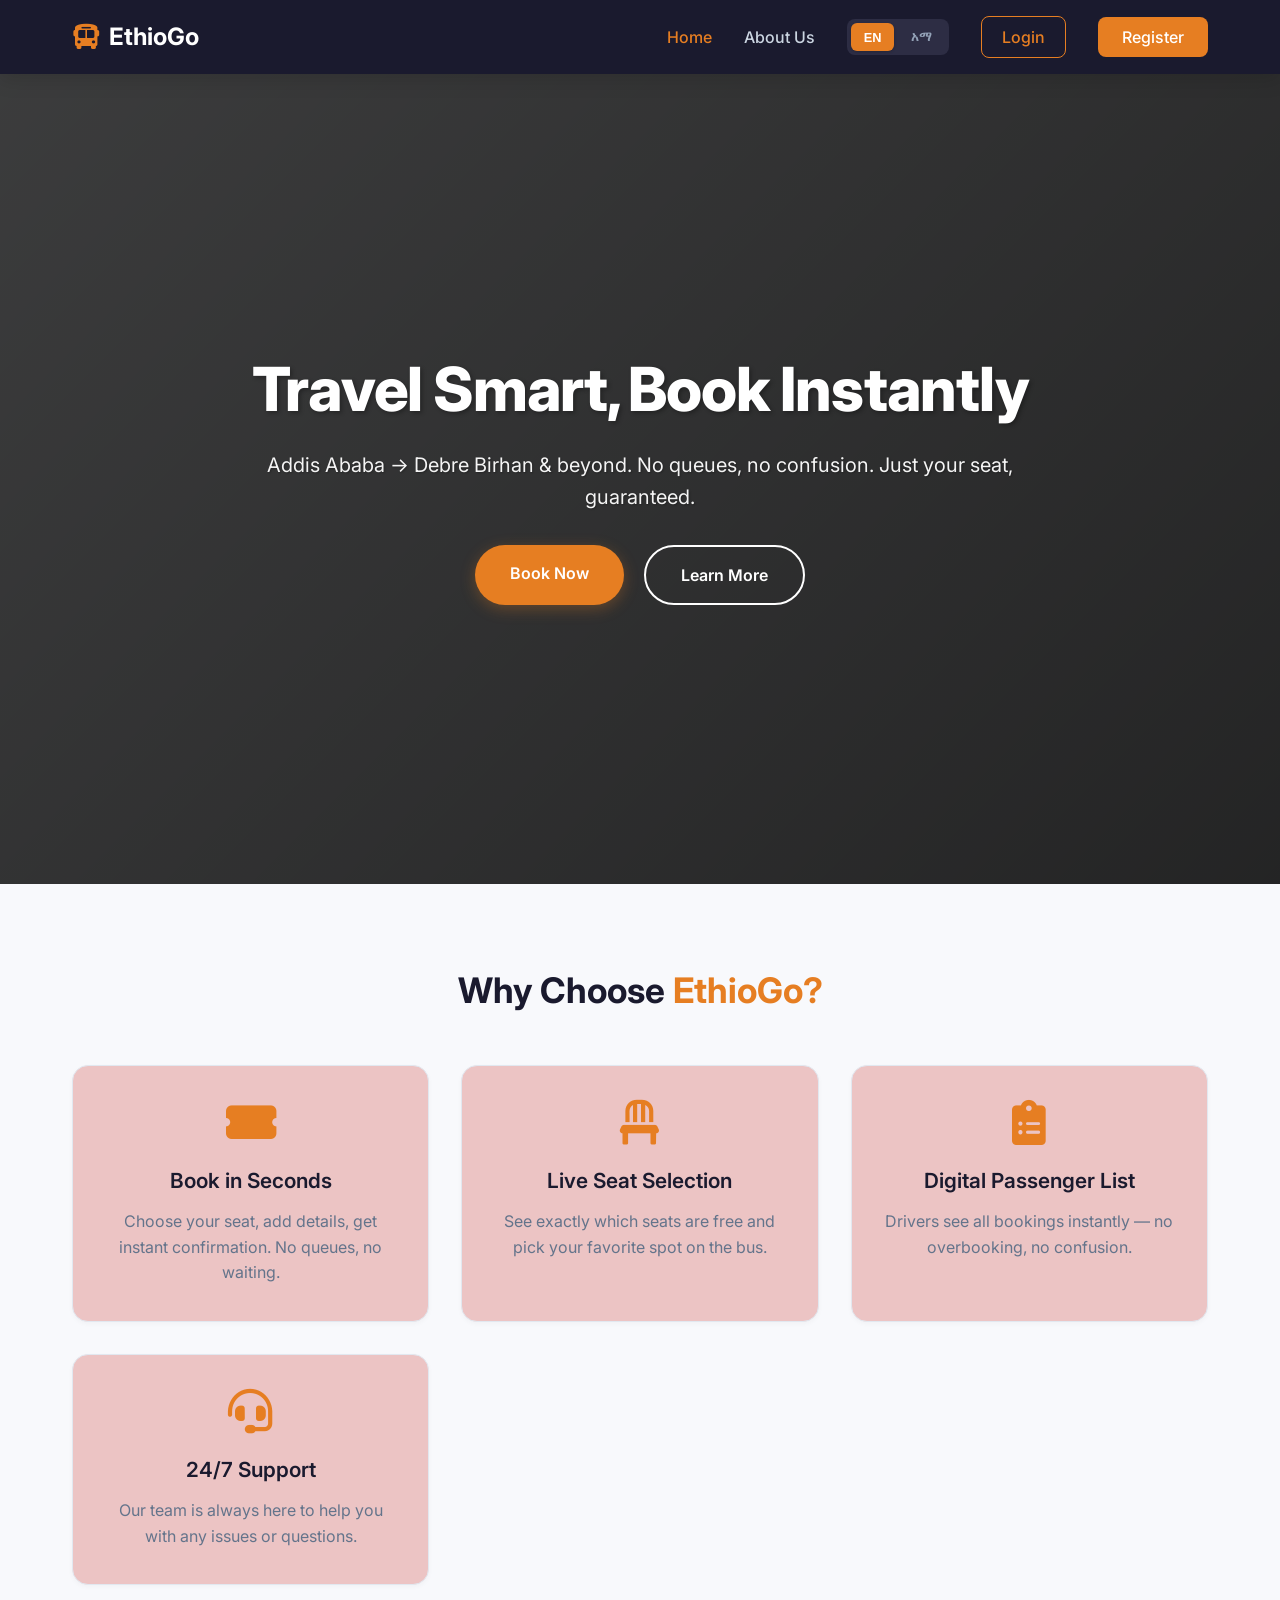
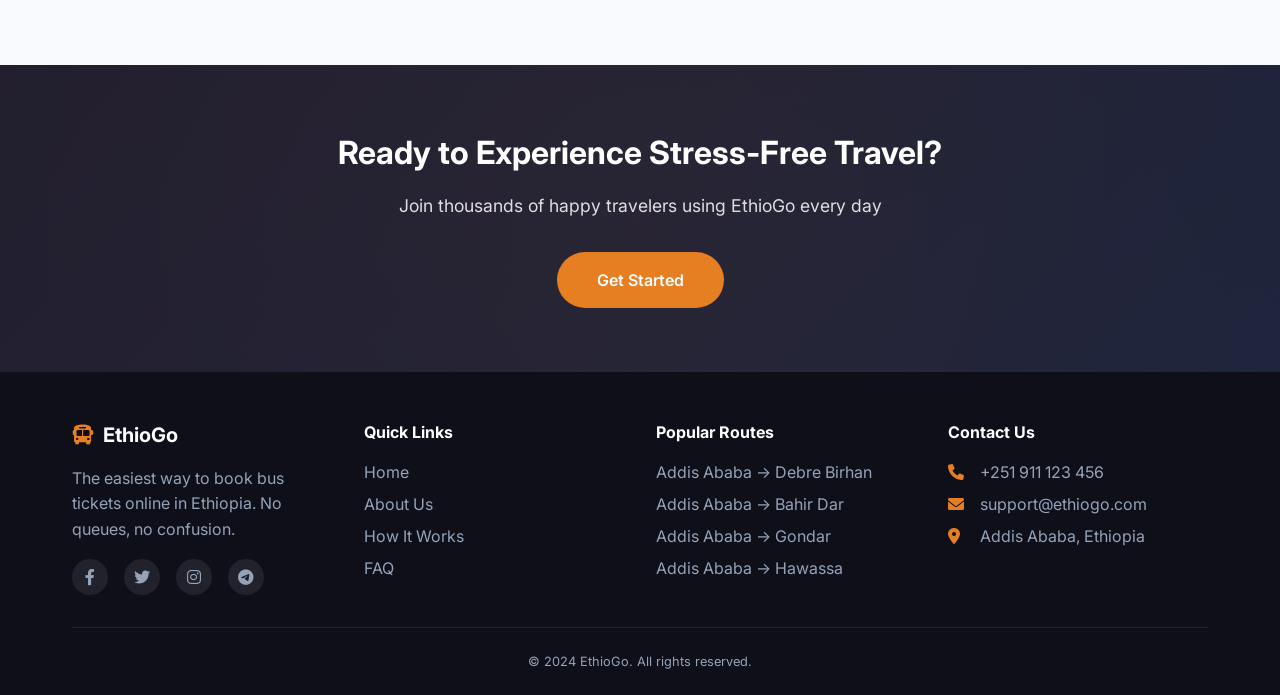
<file: index.html>
<!DOCTYPE html>
<html lang="en">
<head>
    <meta charset="UTF-8">
    <meta name="viewport" content="width=device-width, initial-scale=1.0">
    <title>EthioGo - Book Bus Tickets Online | Addis Ababa to Debre Birhan</title>
    <link href="https://fonts.googleapis.com/css2?family=Inter:wght@300;400;500;600;700;800&display=swap" rel="stylesheet">
    <link rel="stylesheet" href="https://cdnjs.cloudflare.com/ajax/libs/font-awesome/6.0.0-beta3/css/all.min.css">
    <link rel="stylesheet" href="css/main.css">
    <link rel="stylesheet" href="css/index.css">
</head>
<body>
    <!-- Header placeholder -->
    <div id="header-placeholder"></div>

    <main>
        <!-- Hero Section -->
        <section class="hero">
            <div class="hero-content">
                <h1 data-key="hero_title">Travel Smart, Book Instantly</h1>
                <p data-key="hero_subtitle">Addis Ababa → Debre Birhan & beyond. No queues, no confusion. Just your seat, guaranteed.</p>
                <div class="hero-buttons">
                    <a href="login.html" class="btn-hero-primary" id="bookNowBtn" data-key="hero_btn_book">Book Now →</a>
                    <a href="about.html" class="btn-hero-outline" id="learnMoreBtn" data-key="hero_btn_learn">Learn More</a>
                </div>
            </div>
        </section>

        <!-- Features Section -->
        <section class="features">
            <div class="container">
                <h2 class="section-title">
                    <span data-key="feature_title">Why Choose</span> 
                    <span data-key="feature_title_highlight">EthioGo?</span>
                </h2>
                <div class="feature-grid">
                    <div class="feature-card">
                        <i class="fas fa-ticket-alt"></i>
                        <h3 data-key="feature1_title">Book in Seconds</h3>
                        <p data-key="feature1_desc">Choose your seat, add details, get instant confirmation. No queues, no waiting.</p>
                    </div>
                    <div class="feature-card">
                        <i class="fas fa-chair"></i>
                        <h3 data-key="feature2_title">Live Seat Selection</h3>
                        <p data-key="feature2_desc">See exactly which seats are free and pick your favorite spot on the bus.</p>
                    </div>
                    <div class="feature-card">
                        <i class="fas fa-clipboard-list"></i>
                        <h3 data-key="feature3_title">Digital Passenger List</h3>
                        <p data-key="feature3_desc">Drivers see all bookings instantly — no overbooking, no confusion.</p>
                    </div>
                    <div class="feature-card">
                        <i class="fas fa-headset"></i>
                        <h3 data-key="feature4_title">24/7 Support</h3>
                        <p data-key="feature4_desc">Our team is always here to help you with any issues or questions.</p>
                    </div>
                </div>
            </div>
        </section>

        <!-- CTA Section -->
        <section class="cta-section">
            <div class="container">
                <h2 data-key="cta_title">Ready to Experience Stress-Free Travel?</h2>
                <p data-key="cta_subtitle">Join thousands of happy travelers using EthioGo every day</p>
                <a href="login.html" class="btn-primary" id="getStartedBtn" data-key="cta_btn">Get Started →</a>
            </div>
        </section>
    </main>

    <!-- Footer placeholder -->
    <div id="footer-placeholder"></div>

    <script src="js/translations.js"></script>
    <script src="js/main.js"></script>
    <script src="js/index.js"></script>
</body>
</html>
</file>
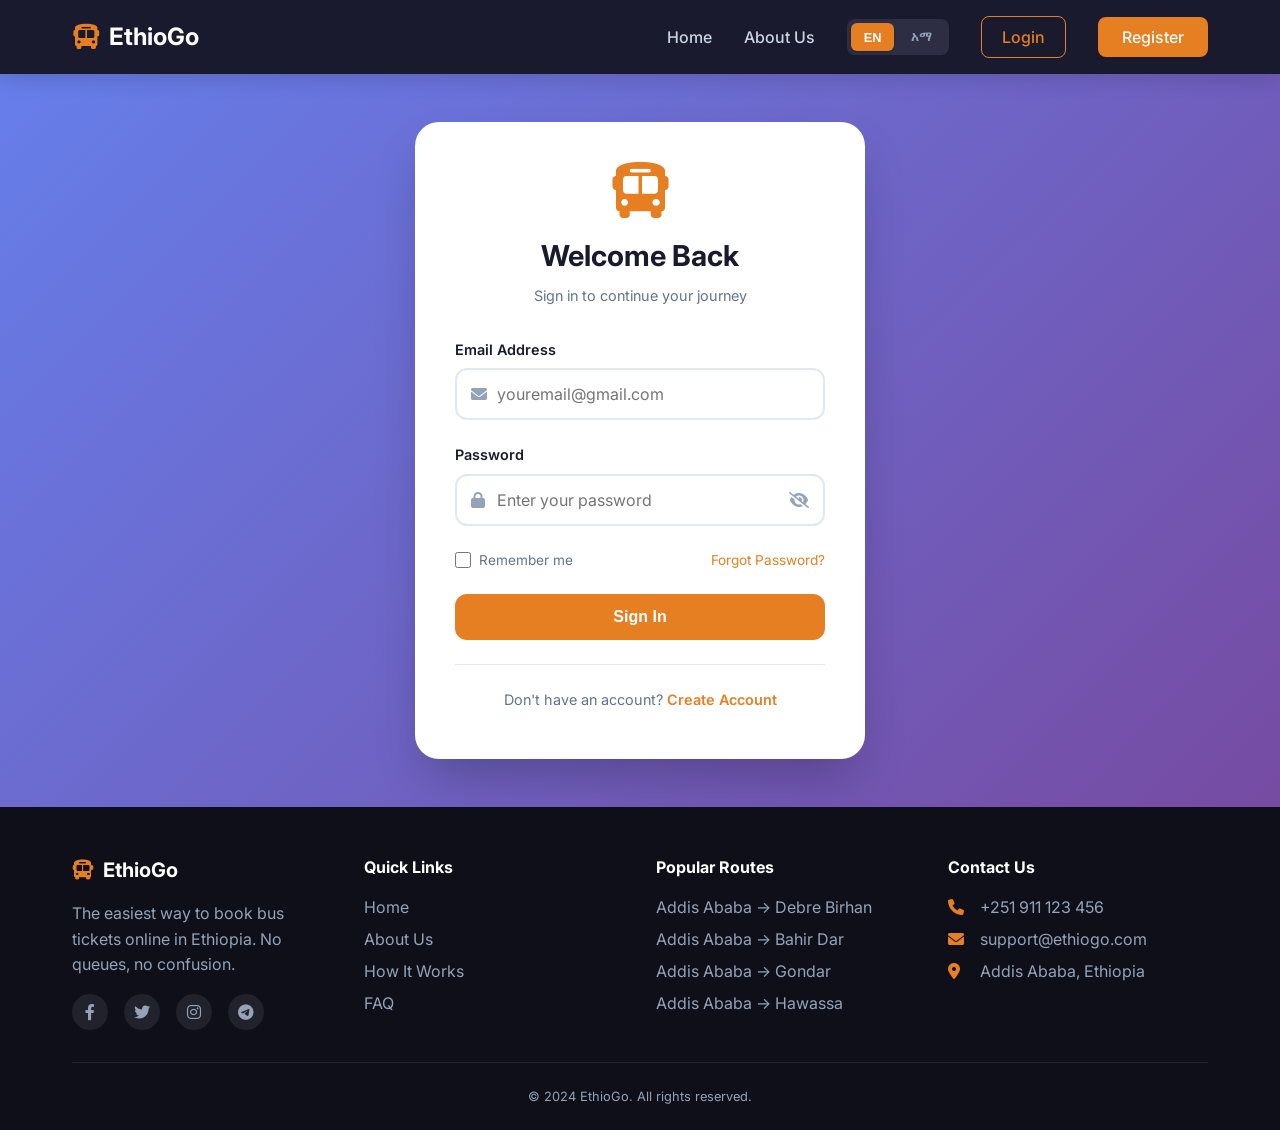
<file: login.html>
<!DOCTYPE html>
<html lang="en">
<head>
    <meta charset="UTF-8">
    <meta name="viewport" content="width=device-width, initial-scale=1.0">
    <title>Login - EthioGo | Sign In</title>
    <link href="https://fonts.googleapis.com/css2?family=Inter:wght@300;400;500;600;700;800&display=swap" rel="stylesheet">
    <link rel="stylesheet" href="https://cdnjs.cloudflare.com/ajax/libs/font-awesome/6.0.0-beta3/css/all.min.css">
    <link rel="stylesheet" href="css/main.css">
    <link rel="stylesheet" href="css/login.css">
    
</head>
<body>
    <!-- Header placeholder -->
    <div id="header-placeholder"></div>
    
    <!-- Login Wrapper -->
    <div class="login-wrapper">
        <div class="login-card">
            <div class="login-header">
                <i class="fas fa-bus"></i>
                <h2>Welcome Back</h2>
                <p>Sign in to continue your journey</p>
            </div>
            
            <div id="alertMessage" style="display: none;"></div>
            
            <form id="loginForm">
                <div class="form-group">
                    <label>Email Address</label>
                    <div class="input-wrapper">
                        <i class="fas fa-envelope input-icon"></i>
                        <input type="email" id="email" placeholder="youremail@gmail.com" required>
                    </div>
                </div>
                
                <div class="form-group">
                    <label>Password</label>
                    <div class="input-wrapper">
                        <i class="fas fa-lock input-icon"></i>
                        <input type="password" id="password" placeholder="Enter your password" required>
                        <i class="fas fa-eye-slash password-toggle" id="togglePassword"></i>
                    </div>
                </div>
                
                <div class="form-options">
                    <label class="checkbox-label">
                        <input type="checkbox" id="rememberMe"> Remember me
                    </label>
                    <a href="#" class="forgot-link">Forgot Password?</a>
                </div>
                
                <button type="submit" class="login-btn">Sign In</button>
                
                <div class="register-link">
                    <p>Don't have an account? <a href="register.html">Create Account</a></p>
                </div>
            </form>
        </div>
    </div>
    
    <!-- Footer placeholder -->
    <div id="footer-placeholder"></div>
    
    <script src="js/main.js"></script>
    <script src="js/translations.js"></script>
    <script src="js/login.js"></script>
</body>
</html>
</file>
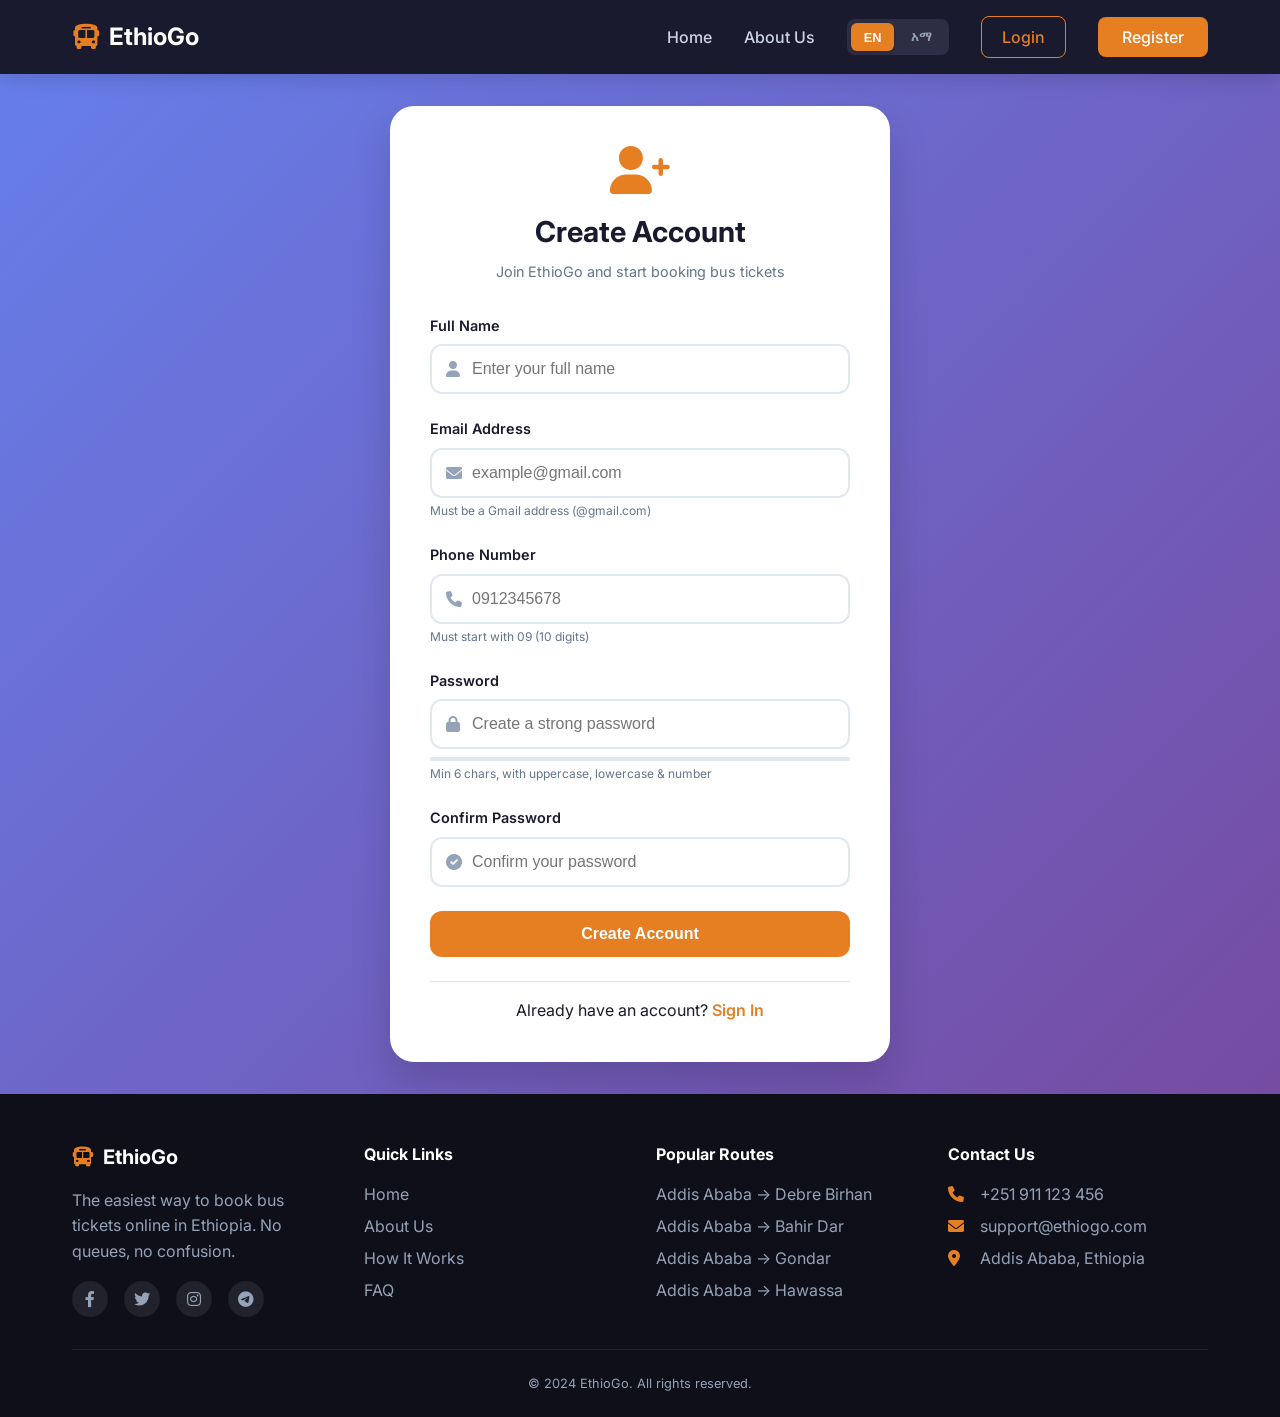
<file: register.html>
<!DOCTYPE html>
<html lang="en">
<head>
    <meta charset="UTF-8">
    <meta name="viewport" content="width=device-width, initial-scale=1.0">
    <title>Register - EthioGo | Create Account</title>
    <link href="https://fonts.googleapis.com/css2?family=Inter:wght@300;400;500;600;700;800&display=swap" rel="stylesheet">
    <link rel="stylesheet" href="https://cdnjs.cloudflare.com/ajax/libs/font-awesome/6.0.0-beta3/css/all.min.css">
    <link rel="stylesheet" href="css/main.css">
    <link rel="stylesheet" href="css/register.css">
</head>
<body>
    <div id="header-placeholder"></div>
    
    <div class="register-container">
        <div class="register-card">
            <div class="register-header">
                <i class="fas fa-user-plus"></i>
                <h2>Create Account</h2>
                <p>Join EthioGo and start booking bus tickets</p>
            </div>
            
            <div id="alertMessage" style="display: none;"></div>
            
            <form id="registerForm">
                <div class="form-group">
                    <label>Full Name</label>
                    <div class="input-icon">
                        <i class="fas fa-user"></i>
                        <input type="text" id="fullname" placeholder="Enter your full name" required>
                    </div>
                </div>
                
                <div class="form-group">
                    <label>Email Address</label>
                    <div class="input-icon">
                        <i class="fas fa-envelope"></i>
                        <input type="email" id="email" placeholder="example@gmail.com" required>
                    </div>
                    <div class="info-text">Must be a Gmail address (@gmail.com)</div>
                </div>
                
                <div class="form-group">
                    <label>Phone Number</label>
                    <div class="input-icon">
                        <i class="fas fa-phone"></i>
                        <input type="tel" id="phone" placeholder="0912345678" required>
                    </div>
                    <div class="info-text">Must start with 09 (10 digits)</div>
                </div>
                
                <div class="form-group">
                    <label>Password</label>
                    <div class="input-icon">
                        <i class="fas fa-lock"></i>
                        <input type="password" id="password" placeholder="Create a strong password" required>
                    </div>
                    <div class="password-strength">
                        <div class="strength-bar" id="strengthBar"></div>
                    </div>
                    <div class="info-text">Min 6 chars, with uppercase, lowercase & number</div>
                </div>
                
                <div class="form-group">
                    <label>Confirm Password</label>
                    <div class="input-icon">
                        <i class="fas fa-check-circle"></i>
                        <input type="password" id="confirmPassword" placeholder="Confirm your password" required>
                    </div>
                </div>
                
                <button type="submit" class="register-btn">Create Account</button>
                
                <div class="login-link">
                    <p>Already have an account? <a href="login.html">Sign In</a></p>
                </div>
            </form>
        </div>
    </div>
    
    <div id="footer-placeholder"></div>
    
    <script src="js/main.js"></script>
    <script src="js/translations.js"></script>
    <script src="js/register.js"></script>
</body>
</html>
</file>
<file: css/main.css>
/* ========================================
   ETHIOGO - SHARED STYLES (Header & Footer)
   Professional, Darker, Elegant Colors
   ======================================== */

* {
    margin: 0;
    padding: 0;
    box-sizing: border-box;
}

body {
    font-family: 'Inter', -apple-system, BlinkMacSystemFont, 'Segoe UI', sans-serif;
    background: #f0f2f5;
    color: #1a1a2e;
    line-height: 1.5;
    min-height: 100vh;
    display: flex;
    flex-direction: column;
}

main {
    flex: 1;
}

.container {
    max-width: 1200px;
    margin: 0 auto;
    padding: 0 2rem;
}

/* ===== NAVBAR - STICKY HEADER ===== */
.navbar {
    background: #1a1a2e;
    box-shadow: 0 4px 20px rgba(0,0,0,0.15);
    position: sticky;
    top: 0;
    z-index: 1000;
    backdrop-filter: blur(0px);
}

.nav-container {
    max-width: 1200px;
    margin: 0 auto;
    padding: 1rem 2rem;
    display: flex;
    justify-content: space-between;
    align-items: center;
}

.logo {
    display: flex;
    align-items: center;
    gap: 0.5rem;
    font-size: 1.5rem;
    font-weight: 700;
    color: white;
    text-decoration: none;
}

.logo i {
    color: #e67e22;
    font-size: 1.6rem;
}

.nav-links {
    display: flex;
    align-items: center;
    gap: 2rem;
}

.nav-links a {
    text-decoration: none;
    color: #cbd5e1;
    font-weight: 500;
    transition: color 0.2s;
}

.nav-links a:hover {
    color: #e67e22;
}

.nav-links a.active {
    color: #e67e22;
}

/* Language Switcher */
.language-switcher {
    display: flex;
    gap: 0.25rem;
    background: #2d2d44;
    padding: 0.25rem;
    border-radius: 8px;
}

.lang-btn {
    padding: 0.4rem 0.8rem;
    border: none;
    background: transparent;
    border-radius: 6px;
    cursor: pointer;
    font-size: 0.8rem;
    font-weight: 600;
    transition: all 0.2s;
    color: #94a3b8;
}

.lang-btn.active {
    background: #e67e22;
    color: white;
    box-shadow: 0 1px 3px rgba(0,0,0,0.2);
}

.lang-btn:hover:not(.active) {
    background: #3d3d5c;
    color: white;
}

/* Buttons */
.btn-outline {
    border: 1.5px solid #e67e22;
    padding: 0.5rem 1.25rem;
    border-radius: 8px;
    transition: all 0.2s;
    background: transparent;
    color: #e67e22 !important;
}

.btn-outline:hover {
    background: #e67e22;
    color: white !important;
    border-color: #e67e22;
}

.btn-primary {
    background: #e67e22;
    padding: 0.5rem 1.5rem;
    border-radius: 8px;
    color: white !important;
    transition: all 0.2s;
    border: none;
}

.btn-primary:hover {
    background: #d35400;
    transform: translateY(-1px);
}

.menu-toggle {
    display: none;
    font-size: 1.5rem;
    cursor: pointer;
    color: white;
}

/* ===== FOOTER ===== */
.footer {
    background: #0f0f1a;
    color: #94a3b8;
    padding: 3rem 0 1.5rem;
    margin-top: 0;
}

.footer-grid {
    display: grid;
    grid-template-columns: repeat(auto-fit, minmax(250px, 1fr));
    gap: 2rem;
    margin-bottom: 2rem;
}

.footer-logo {
    display: flex;
    align-items: center;
    gap: 0.5rem;
    font-size: 1.25rem;
    font-weight: 700;
    color: white;
    text-decoration: none;
    margin-bottom: 1rem;
}

.footer-logo i {
    color: #e67e22;
}

.footer-col p {
    line-height: 1.6;
    margin-bottom: 1rem;
    color: #94a3b8;
}

.footer-col h4 {
    color: white;
    margin-bottom: 1rem;
    font-size: 1rem;
}

.footer-col ul {
    list-style: none;
}

.footer-col ul li {
    margin-bottom: 0.5rem;
}

.footer-col a {
    color: #94a3b8;
    text-decoration: none;
    transition: color 0.2s;
}

.footer-col a:hover {
    color: #e67e22;
}

.social-icons {
    display: flex;
    gap: 1rem;
    margin-top: 1rem;
}

.social-icons a {
    width: 36px;
    height: 36px;
    background: rgba(255,255,255,0.08);
    display: flex;
    align-items: center;
    justify-content: center;
    border-radius: 50%;
    transition: all 0.2s;
    color: #94a3b8;
}

.social-icons a:hover {
    background: #e67e22;
    color: white;
    transform: translateY(-2px);
}

.contact-list li {
    display: flex;
    align-items: center;
    gap: 0.75rem;
    margin-bottom: 0.75rem;
    color: #94a3b8;
}

.contact-list i {
    color: #e67e22;
    width: 20px;
}

.footer-bottom {
    text-align: center;
    padding-top: 1.5rem;
    border-top: 1px solid rgba(255,255,255,0.08);
    font-size: 0.8rem;
}

/* ===== RESPONSIVE ===== */
@media (max-width: 768px) {
    .menu-toggle {
        display: block;
    }
    
    .nav-links {
        display: none;
        position: absolute;
        top: 100%;
        left: 0;
        right: 0;
        background: #1a1a2e;
        flex-direction: column;
        padding: 1.5rem;
        gap: 1rem;
        box-shadow: 0 10px 20px rgba(0,0,0,0.2);
    }
    
    .nav-links.active {
        display: flex;
    }
    
    .container {
        padding: 0 1rem;
    }
    
    .footer-grid {
        grid-template-columns: 1fr;
        text-align: center;
    }
    
    .social-icons {
        justify-content: center;
    }
    
    .contact-list li {
        justify-content: center;
    }
}
</file>
<file: css/index.css>
/* ========================================
   INDEX PAGE SPECIFIC STYLES
   Professional, Darker, Elegant Colors
   ======================================== */

/* Hero Section with Bus Background - Darker Overlay */
.hero {
    position: relative;
    min-height: 90vh;
    display: flex;
    align-items: center;
    justify-content: center;
    text-align: center;
    background: linear-gradient(135deg, rgba(0,0,0,0.75), rgba(0,0,0,0.85)), 
                url('https://i.pinimg.com/1200x/eb/c0/d1/ebc0d1f2252fe7b77f4977373fe42d12.jpg');
    background-size: cover;
    background-position: center;
    background-attachment: fixed;
    color: white;
}

.hero-content {
    position: relative;
    z-index: 1;
    max-width: 850px;
    padding: 2rem;
    animation: fadeInUp 0.8s ease-out;
}

@keyframes fadeInUp {
    from {
        opacity: 0;
        transform: translateY(30px);
    }
    to {
        opacity: 1;
        transform: translateY(0);
    }
}

.hero h1 {
    font-size: 3.8rem;
    font-weight: 800;
    margin-bottom: 1.5rem;
    letter-spacing: -0.02em;
    line-height: 1.2;
    text-shadow: 2px 2px 4px rgba(0,0,0,0.3);
}

.hero p {
    font-size: 1.25rem;
    margin-bottom: 2rem;
    opacity: 0.95;
    line-height: 1.6;
    text-shadow: 1px 1px 2px rgba(0,0,0,0.3);
}

.hero-buttons {
    display: flex;
    gap: 1.2rem;
    justify-content: center;
    flex-wrap: wrap;
}

.btn-hero-primary {
    background: #e67e22;
    color: white;
    padding: 1rem 2.2rem;
    border-radius: 50px;
    text-decoration: none;
    font-weight: 600;
    transition: all 0.3s;
    display: inline-block;
    font-size: 1rem;
    box-shadow: 0 4px 15px rgba(230,126,34,0.3);
}

.btn-hero-primary:hover {
    background: #d35400;
    transform: translateY(-3px);
    box-shadow: 0 8px 25px rgba(230,126,34,0.4);
}

.btn-hero-outline {
    border: 2px solid white;
    color: white;
    padding: 1rem 2.2rem;
    border-radius: 50px;
    text-decoration: none;
    font-weight: 600;
    transition: all 0.3s;
    display: inline-block;
    background: transparent;
}

.btn-hero-outline:hover {
    background: white;
    color: #1a1a2e;
    transform: translateY(-3px);
}

/* Features Section - Darker Theme */
.features {
    padding: 5rem 0;
    background: #f8f9fc;
}

.section-title {
    text-align: center;
    font-size: 2.2rem;
    margin-bottom: 3rem;
    color: #1a1a2e;
    font-weight: 700;
}

.section-title span:first-child {
    color: #1a1a2e;
}

.section-title span:last-child {
    color: #e67e22;
}

.feature-grid {
    display: grid;
    grid-template-columns: repeat(auto-fit, minmax(280px, 1fr));
    gap: 2rem;
}

.feature-card {
    text-align: center;
    padding: 2.2rem 1.8rem;
    border-radius: 16px;
    transition: all 0.3s;
    border: 1px solid #e2e8f0;
    background: rgb(236, 196, 196);
    cursor: pointer;
    box-shadow: 0 2px 5px rgba(0,0,0,0.03);
}

.feature-card:hover {
    transform: translateY(-8px);
    box-shadow: 0 15px 35px rgba(0,0,0,0.1);
    border-color: #e67e22;
}

.feature-card i {
    font-size: 2.8rem;
    color: #e67e22;
    margin-bottom: 1.2rem;
}

.feature-card h3 {
    margin-bottom: 0.8rem;
    color: #1a1a2e;
    font-size: 1.3rem;
    font-weight: 600;
}

.feature-card p {
    color: #64748b;
    line-height: 1.6;
}

/* CTA Section - Dark Professional */
.cta-section {
    background: linear-gradient(135deg, #1a1a2e, #16213e);
    color: white;
    padding: 4rem 2rem;
    text-align: center;
    position: relative;
    overflow: hidden;
}

.cta-section::before {
    content: '';
    position: absolute;
    top: -50%;
    right: -50%;
    width: 200%;
    height: 200%;
    background: radial-gradient(circle, rgba(230,126,34,0.08), transparent);
}

.cta-section h2 {
    color: white;
    margin-bottom: 1rem;
    font-size: 2rem;
    position: relative;
    z-index: 1;
}

.cta-section p {
    margin-bottom: 2rem;
    opacity: 0.85;
    font-size: 1.1rem;
    position: relative;
    z-index: 1;
}

.cta-section .btn-primary {
    background: #e67e22;
    padding: 1rem 2.5rem;
    font-size: 1rem;
    border-radius: 50px;
    display: inline-block;
    position: relative;
    z-index: 1;
    text-decoration: none;
    color: white;
    font-weight: 600;
    transition: all 0.3s;
}

.cta-section .btn-primary:hover {
    background: #d35400;
    transform: translateY(-2px);
    box-shadow: 0 10px 25px rgba(230,126,34,0.4);
}

/* Responsive */
@media (max-width: 768px) {
    .hero h1 {
        font-size: 2.2rem;
    }
    
    .hero p {
        font-size: 1rem;
    }
    
    .hero-buttons {
        gap: 1rem;
    }
    
    .btn-hero-primary,
    .btn-hero-outline {
        padding: 0.8rem 1.5rem;
        font-size: 0.9rem;
    }
    
    .section-title {
        font-size: 1.8rem;
    }
    
    .feature-card {
        padding: 1.5rem;
    }
    
    .cta-section h2 {
        font-size: 1.5rem;
    }
}
</file>
<file: css/login.css>
/* Login Page Specific Styles */
        .login-wrapper {
            min-height: calc(100vh - 200px);
            display: flex;
            align-items: center;
            justify-content: center;
            padding: 3rem 2rem;
            background: linear-gradient(135deg, #667eea 0%, #764ba2 100%);
        }

        .login-card {
            background: white;
            border-radius: 24px;
            box-shadow: 0 25px 50px -12px rgba(0, 0, 0, 0.25);
            width: 100%;
            max-width: 450px;
            padding: 2.5rem;
            animation: fadeIn 0.5s ease-out;
        }

        @keyframes fadeIn {
            from {
                opacity: 0;
                transform: translateY(20px);
            }
            to {
                opacity: 1;
                transform: translateY(0);
            }
        }

        .login-header {
            text-align: center;
            margin-bottom: 2rem;
        }

        .login-header i {
            font-size: 3.5rem;
            color: #e67e22;
            margin-bottom: 1rem;
        }

        .login-header h2 {
            font-size: 1.8rem;
            color: #1a1a2e;
            margin-bottom: 0.5rem;
            font-weight: 700;
        }

        .login-header p {
            color: #64748b;
            font-size: 0.9rem;
        }

        /* Form Styles */
        .form-group {
            margin-bottom: 1.5rem;
        }

        .form-group label {
            display: block;
            margin-bottom: 0.5rem;
            font-weight: 600;
            color: #1a1a2e;
            font-size: 0.9rem;
        }

        .input-wrapper {
            position: relative;
            display: flex;
            align-items: center;
        }

        .input-icon {
            position: absolute;
            left: 1rem;
            color: #94a3b8;
            font-size: 1rem;
            z-index: 1;
        }

        .input-wrapper input {
            width: 100%;
            padding: 0.875rem 1rem 0.875rem 2.5rem;
            border: 2px solid #e2e8f0;
            border-radius: 12px;
            font-size: 1rem;
            transition: all 0.2s;
            font-family: inherit;
            background: white;
        }

        .input-wrapper input:focus {
            outline: none;
            border-color: #e67e22;
            box-shadow: 0 0 0 3px rgba(230, 126, 34, 0.1);
        }

        .password-toggle {
            position: absolute;
            right: 1rem;
            cursor: pointer;
            color: #94a3b8;
            font-size: 1rem;
            transition: color 0.2s;
            z-index: 10;
        }

        .password-toggle:hover {
            color: #e67e22;
        }

        /* Form Options */
        .form-options {
            display: flex;
            justify-content: space-between;
            align-items: center;
            margin-bottom: 1.5rem;
            font-size: 0.85rem;
        }

        .checkbox-label {
            display: flex;
            align-items: center;
            gap: 0.5rem;
            cursor: pointer;
            color: #64748b;
        }

        .checkbox-label input {
            width: 16px;
            height: 16px;
            cursor: pointer;
            accent-color: #e67e22;
        }

        .forgot-link {
            color: #e67e22;
            text-decoration: none;
            transition: color 0.2s;
        }

        .forgot-link:hover {
            color: #d35400;
            text-decoration: underline;
        }

        /* Login Button */
        .login-btn {
            width: 100%;
            background: #e67e22;
            color: white;
            border: none;
            padding: 0.875rem;
            border-radius: 12px;
            font-size: 1rem;
            font-weight: 600;
            cursor: pointer;
            transition: all 0.3s;
        }

        .login-btn:hover {
            background: #d35400;
            transform: translateY(-2px);
            box-shadow: 0 5px 15px rgba(230, 126, 34, 0.3);
        }

        .login-btn:active {
            transform: translateY(0);
        }

        .login-btn:disabled {
            background: #cbd5e1;
            cursor: not-allowed;
            transform: none;
        }

        /* Register Link */
        .register-link {
            text-align: center;
            margin-top: 1.5rem;
            padding-top: 1.5rem;
            border-top: 1px solid #e2e8f0;
        }

        .register-link p {
            color: #64748b;
            font-size: 0.9rem;
            margin-bottom: 0.5rem;
        }

        .register-link a {
            color: #e67e22;
            text-decoration: none;
            font-weight: 600;
            transition: color 0.2s;
        }

        .register-link a:hover {
            color: #d35400;
            text-decoration: underline;
        }

        /* Alert Messages */
        .alert {
            padding: 0.875rem;
            border-radius: 12px;
            margin-bottom: 1.5rem;
            font-size: 0.85rem;
            display: flex;
            align-items: center;
            gap: 0.5rem;
            animation: slideIn 0.3s ease-out;
        }

        @keyframes slideIn {
            from {
                opacity: 0;
                transform: translateY(-10px);
            }
            to {
                opacity: 1;
                transform: translateY(0);
            }
        }

        .alert-error {
            background: #fef2f2;
            color: #dc2626;
            border: 1px solid #fecaca;
        }

        .alert-success {
            background: #f0fdf4;
            color: #16a34a;
            border: 1px solid #bbf7d0;
        }

        .alert i {
            font-size: 1rem;
        }

        /* Responsive */
        @media (max-width: 768px) {
            .login-wrapper {
                padding: 2rem 1rem;
            }
            
            .login-card {
                padding: 1.5rem;
            }
            
            .login-header h2 {
                font-size: 1.5rem;
            }
            
            .form-options {
                flex-direction: column;
                gap: 0.75rem;
                align-items: flex-start;
            }
        }
</file>
<file: css/register.css>
.register-container {
            min-height: 90vh;
            display: flex;
            align-items: center;
            justify-content: center;
            padding: 2rem;
            background: linear-gradient(135deg, #667eea 0%, #764ba2 100%);
        }
        
        .register-card {
            background: white;
            border-radius: 24px;
            box-shadow: 0 20px 40px rgba(0,0,0,0.15);
            width: 100%;
            max-width: 500px;
            padding: 2.5rem;
            transition: transform 0.3s;
        }
        
        .register-card:hover {
            transform: translateY(-5px);
        }
        
        .register-header {
            text-align: center;
            margin-bottom: 2rem;
        }
        
        .register-header i {
            font-size: 3rem;
            color: #e67e22;
            margin-bottom: 1rem;
        }
        
        .register-header h2 {
            font-size: 1.8rem;
            color: #1a1a2e;
            margin-bottom: 0.5rem;
        }
        
        .register-header p {
            color: #64748b;
            font-size: 0.9rem;
        }
        
        .form-group {
            margin-bottom: 1.5rem;
        }
        
        .form-group label {
            display: block;
            margin-bottom: 0.5rem;
            font-weight: 600;
            color: #1a1a2e;
            font-size: 0.9rem;
        }
        
        .input-icon {
            position: relative;
            display: flex;
            align-items: center;
        }
        
        .input-icon i:first-child {
            position: absolute;
            left: 1rem;
            color: #94a3b8;
        }
        
        .input-icon input {
            width: 100%;
            padding: 0.875rem 1rem 0.875rem 2.5rem;
            border: 2px solid #e2e8f0;
            border-radius: 12px;
            font-size: 1rem;
            transition: all 0.2s;
        }
        
        .input-icon input:focus {
            outline: none;
            border-color: #e67e22;
            box-shadow: 0 0 0 3px rgba(230,126,34,0.1);
        }
        
        .password-strength {
            margin-top: 0.5rem;
            height: 4px;
            background: #e2e8f0;
            border-radius: 2px;
            overflow: hidden;
        }
        
        .strength-bar {
            height: 100%;
            width: 0%;
            transition: width 0.3s;
        }
        
        .register-btn {
            width: 100%;
            background: #e67e22;
            color: white;
            border: none;
            padding: 0.875rem;
            border-radius: 12px;
            font-size: 1rem;
            font-weight: 600;
            cursor: pointer;
            transition: all 0.3s;
        }
        
        .register-btn:hover {
            background: #d35400;
            transform: translateY(-2px);
            box-shadow: 0 5px 15px rgba(230,126,34,0.3);
        }
        
        .login-link {
            text-align: center;
            margin-top: 1.5rem;
            padding-top: 1rem;
            border-top: 1px solid #e2e8f0;
        }
        
        .login-link a {
            color: #e67e22;
            text-decoration: none;
            font-weight: 600;
        }
        
        .alert {
            padding: 0.75rem;
            border-radius: 10px;
            margin-bottom: 1rem;
            font-size: 0.85rem;
        }
        
        .alert-error {
            background: #fee2e2;
            color: #dc2626;
            border: 1px solid #fecaca;
        }
        
        .alert-success {
            background: #d1fae5;
            color: #065f46;
            border: 1px solid #a7f3d0;
        }
        
        .info-text {
            font-size: 0.75rem;
            color: #64748b;
            margin-top: 0.25rem;
        }
        
        @media (max-width: 768px) {
            .register-card {
                padding: 1.5rem;
            }
        }
</file>
